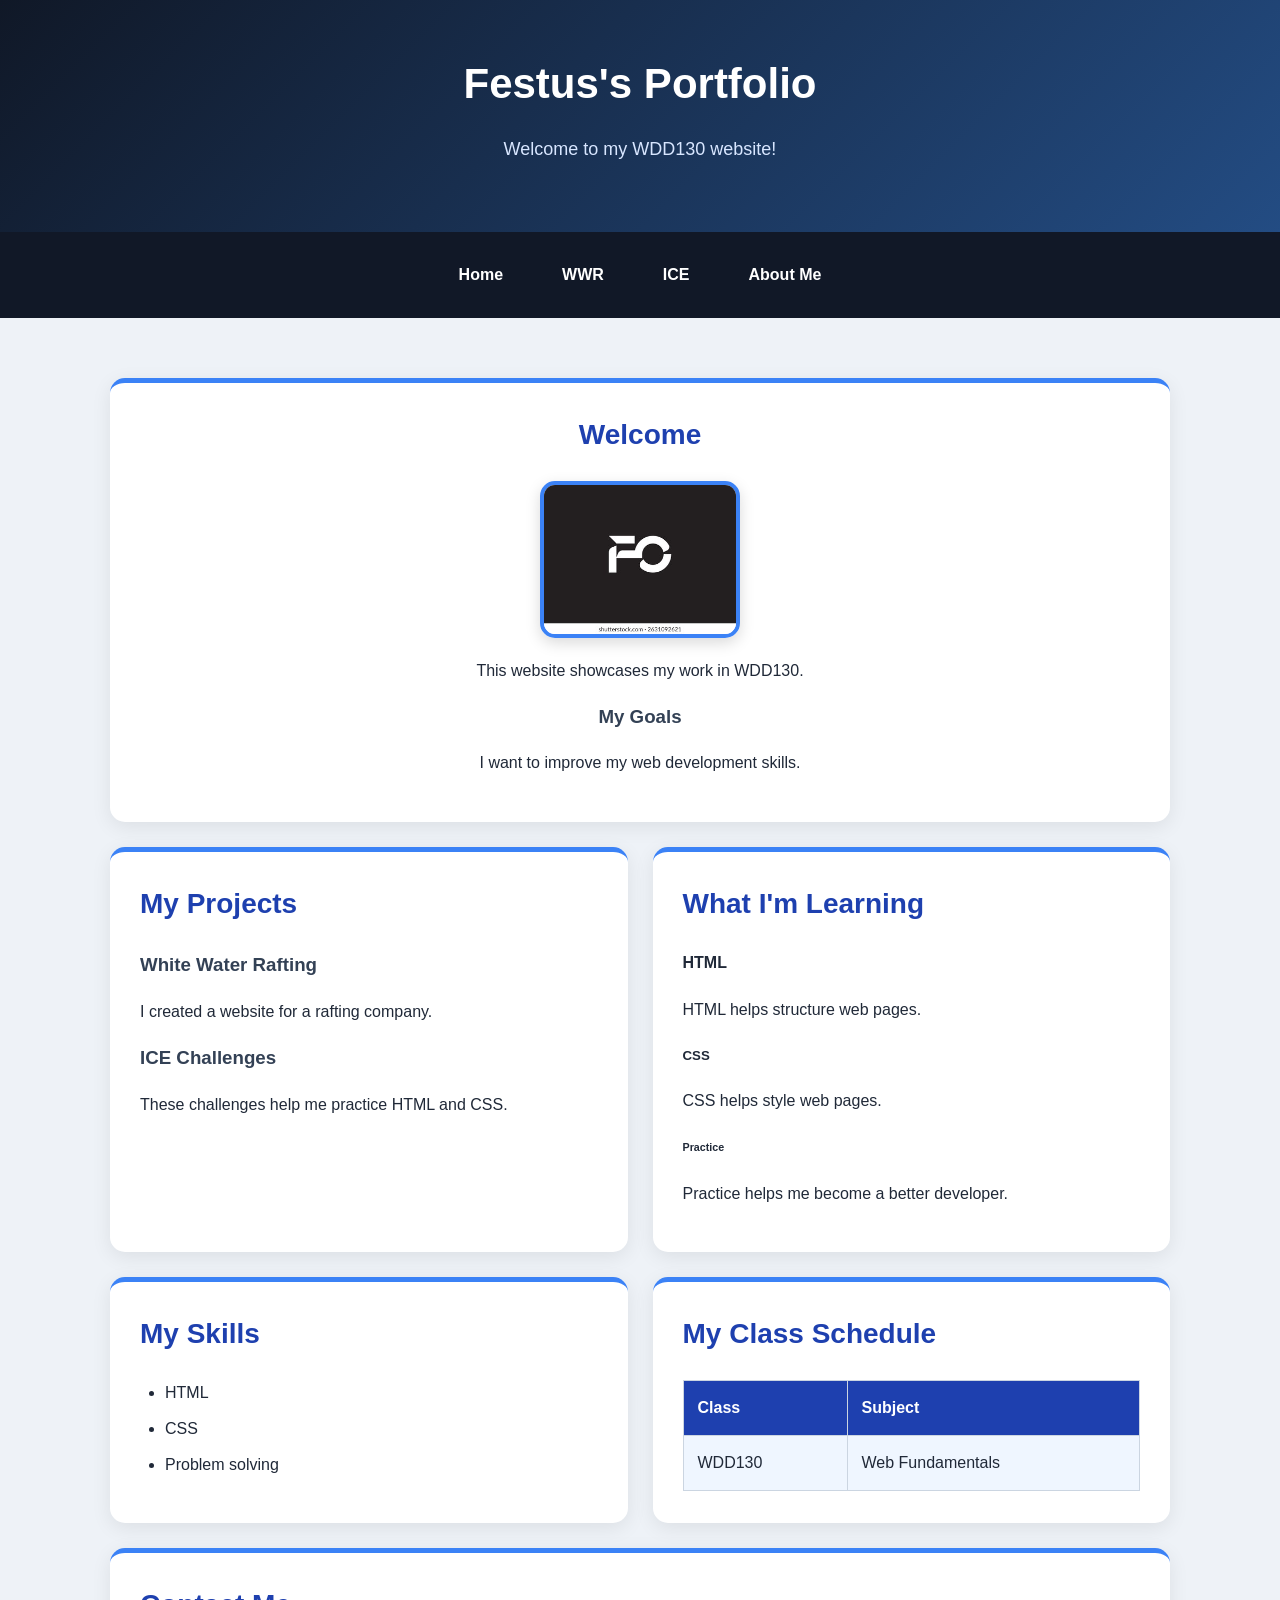
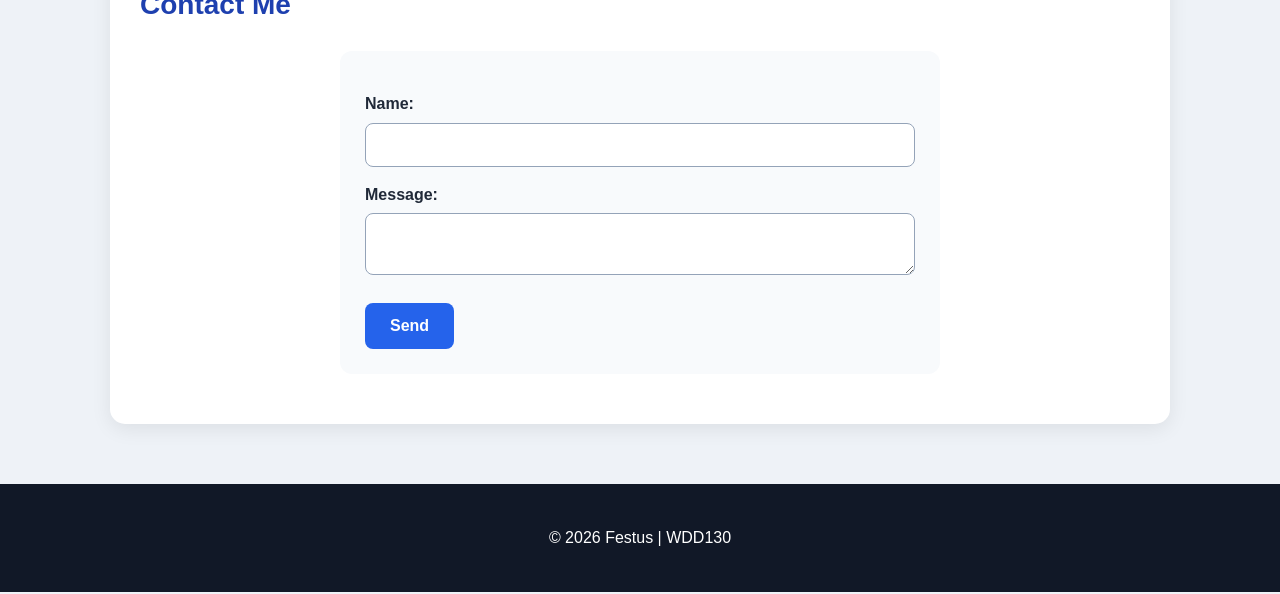
<file: index.html>
<!DOCTYPE html>
<html lang="en">
<head>
    <meta charset="UTF-8">
    <meta name="viewport" content="width=device-width, initial-scale=1.0">
    <title>Festus | My Portfolio</title>
    <link rel="stylesheet" href="styles/style.css">
</head>
<body>
    <header>
        <h1>Festus's Portfolio</h1>
        <p>Welcome to my WDD130 website!</p>
    </header>

    <nav>
        <a href="index.html">Home</a>
        <a href="wwr/index.html">WWR</a>
        <a href="ice.html">ICE</a>
        <a href="about.html">About Me</a>
    </nav>

    <main>
        <section>
            <h2>Welcome</h2>
           <img src="fo-logo.png.png" alt="FO Logo" width="200">
            <p>This website showcases my work in WDD130.</p>
            <h3>My Goals</h3>
            <p>I want to improve my web development skills.</p>
        </section>

        <section>
            <h2>My Projects</h2>
            <h3>White Water Rafting</h3>
            <p>I created a website for a rafting company.</p>
            <h3>ICE Challenges</h3>
            <p>These challenges help me practice HTML and CSS.</p>
        </section>

        <section>
            <h2>What I'm Learning</h2>
            <h4>HTML</h4>
            <p>HTML helps structure web pages.</p>
            <h5>CSS</h5>
            <p>CSS helps style web pages.</p>
            <h6>Practice</h6>
            <p>Practice helps me become a better developer.</p>
        </section>

        <section>
            <h2>My Skills</h2>
            <ul>
                <li>HTML</li>
                <li>CSS</li>
                <li>Problem solving</li>
            </ul>
        </section>

        <section>
            <h2>My Class Schedule</h2>
            <table>
                <tr>
                    <th>Class</th>
                    <th>Subject</th>
                </tr>
                <tr>
                    <td>WDD130</td>
                    <td>Web Fundamentals</td>
                </tr>
            </table>
        </section>

        <section>
            <h2>Contact Me</h2>
            <form>
                <label for="name">Name:</label>
                <input type="text" id="name" name="name">

                <label for="message">Message:</label>
                <textarea id="message" name="message"></textarea>

                <button type="submit">Send</button>
            </form>
        </section>
    </main>

    <footer>
        <p>&copy; 2026 Festus | WDD130</p>
    </footer>
</body>
</html>
</file>
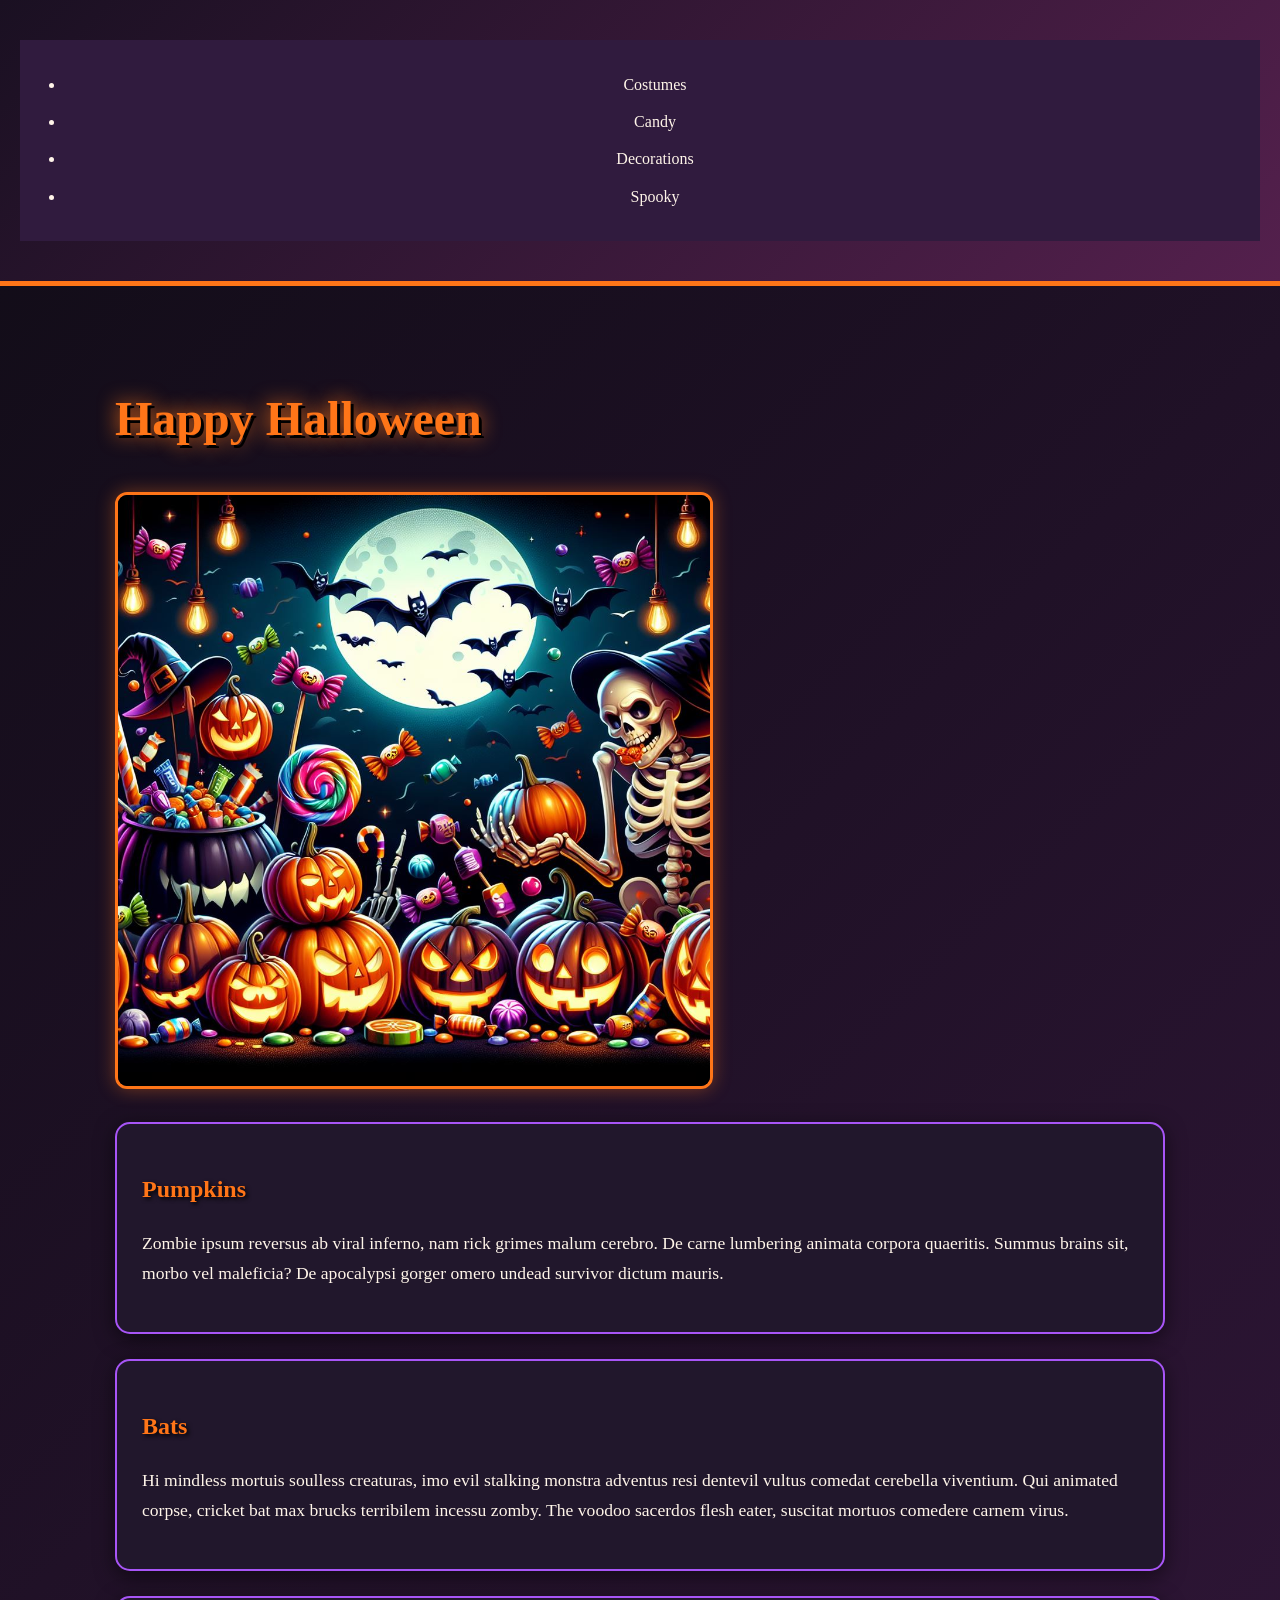
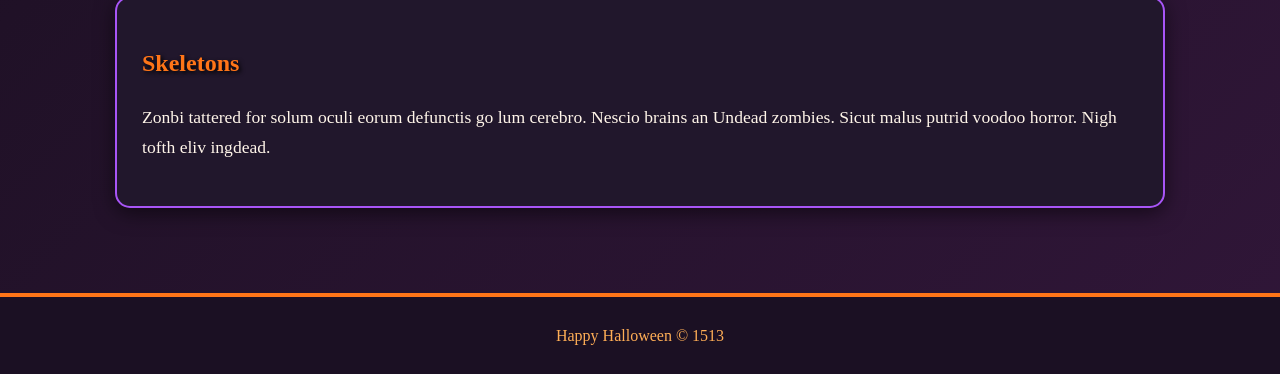
<file: ice/halloween/halloween/index.html>
<!-- For this activity you are not allowed to change
 the HTML code, only the CSS -->

<!DOCTYPE html>
<html lang="en">

<head>
    <meta charset="UTF-8">
    <meta name="viewport" content="width=device-width, initial-scale=1.0">
    <title>Document</title>
    <link rel="stylesheet" href="styles/styles.css">
</head>

<body>
    <div id="wrapper">
        <header>
            <nav>
                <ul>
                    <li>Costumes</li>
                    <li>Candy</li>
                    <li>Decorations</li>
                    <li>Spooky</li>
                </ul>
            </nav>
        </header>
        <main>
            <h1>Happy Halloween</h1>
            <img src="images/halloween.png">
            <section>
                <h2>Pumpkins</h2>
                <p>Zombie ipsum reversus ab viral inferno, nam rick grimes
                    malum cerebro. De carne lumbering animata corpora quaeritis.
                    Summus brains sit​​, morbo vel maleficia? De apocalypsi gorger
                    omero undead survivor dictum mauris. </p>
            </section>
            <section>
                <h2>Bats</h2>
                <p>Hi mindless mortuis soulless
                    creaturas, imo evil stalking monstra adventus resi dentevil vultus
                    comedat cerebella viventium. Qui animated corpse, cricket bat max
                    brucks terribilem incessu zomby. The voodoo sacerdos flesh eater,
                    suscitat mortuos comedere carnem virus.</p>
            </section>
            <section>
                <h2>Skeletons</h2>
                <p>Zonbi tattered for solum oculi
                    eorum defunctis go lum cerebro. Nescio brains an Undead zombies. Sicut
                    malus putrid voodoo horror. Nigh tofth eliv ingdead.</p>
            </section>
        </main>
        <footer>
            Happy Halloween &copy; 1513
        </footer>
    </div>
</body>

</html>
</file>
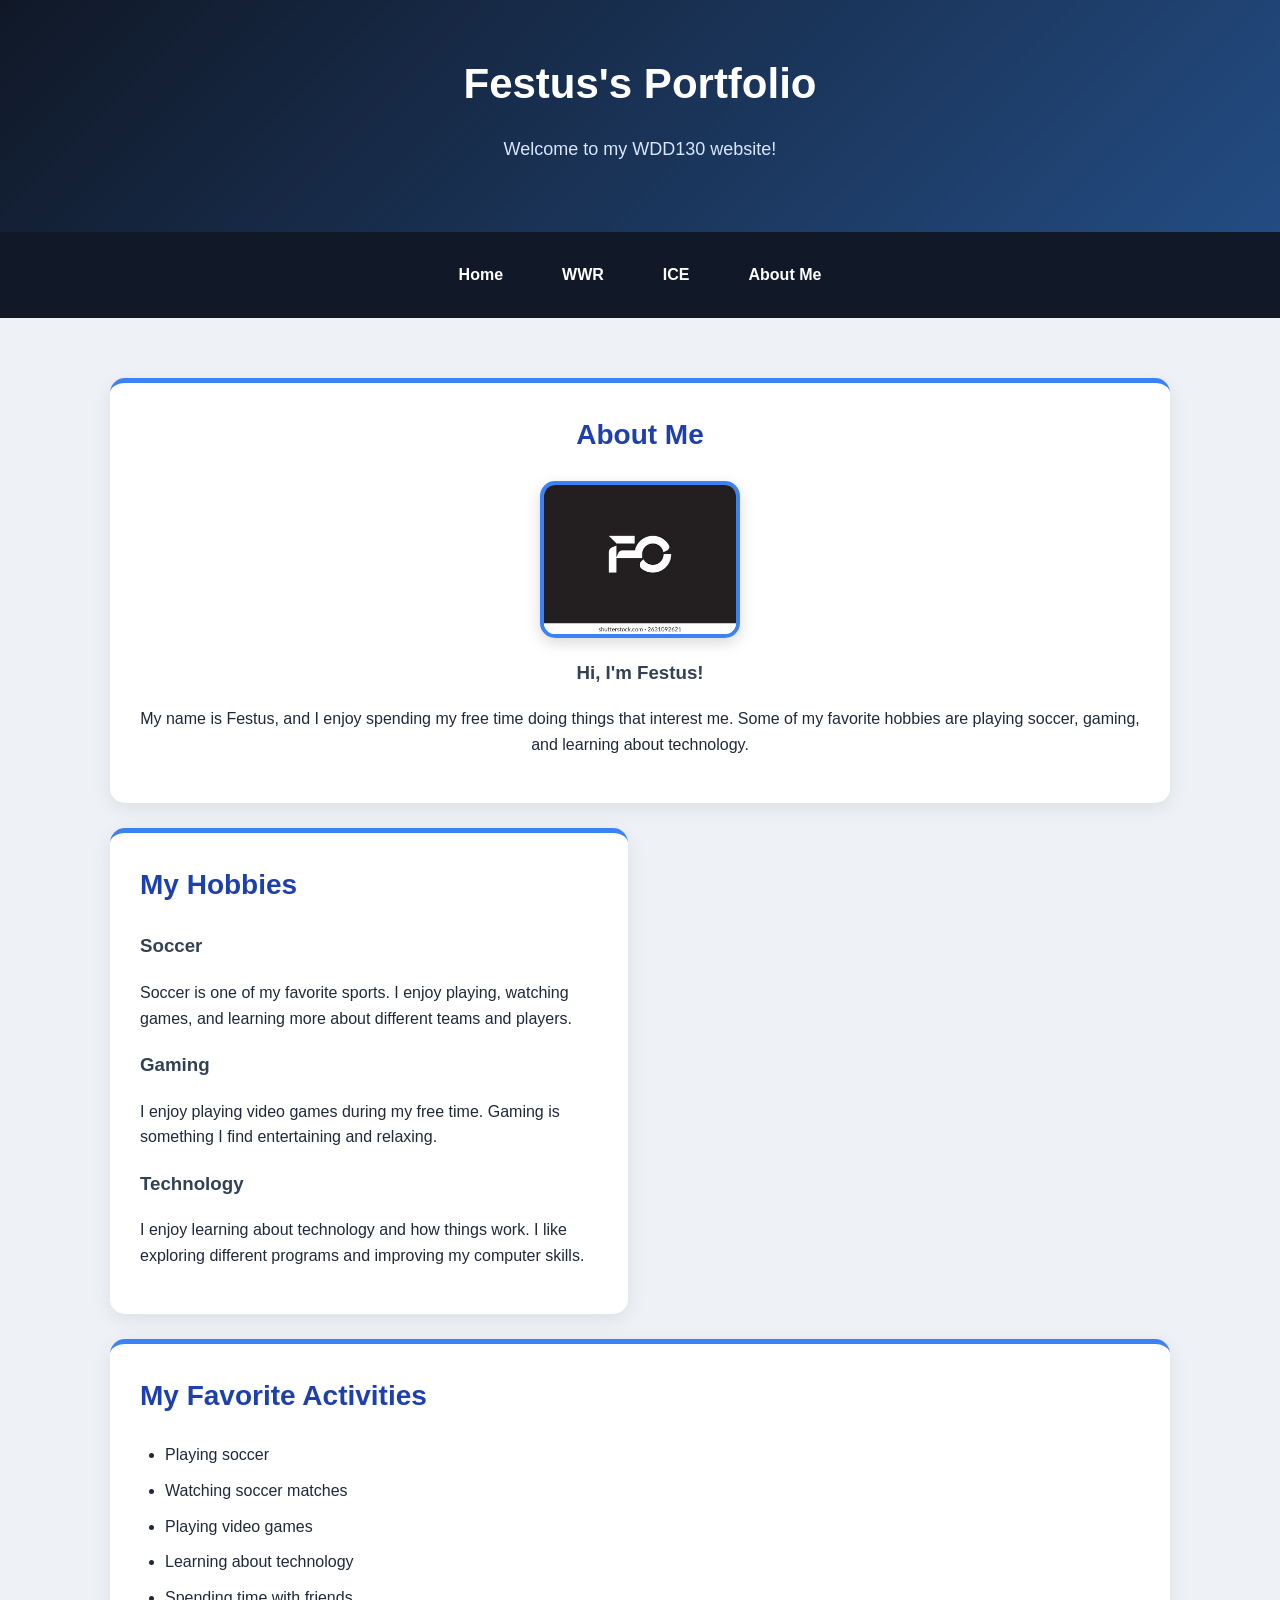
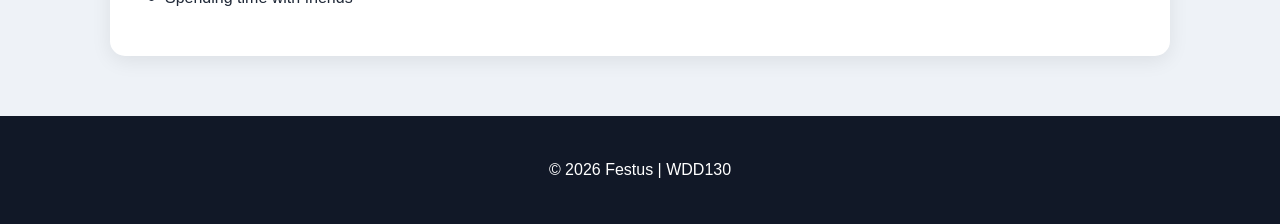
<file: about.html>
<!DOCTYPE html>
<html lang="en">
<head>
    <meta charset="UTF-8">
    <meta name="viewport" content="width=device-width, initial-scale=1.0">
    <title>Festus | About Me</title>
    <link rel="stylesheet" href="styles/style.css">
</head>
<body>
    <header>
        <h1>Festus's Portfolio</h1>
        <p>Welcome to my WDD130 website!</p>
    </header>

    <nav>
        <a href="index.html">Home</a>
        <a href="wwr/index.html">WWR</a>
        <a href="ice.html">ICE</a>
        <a href="about.html">About Me</a>
    </nav>

    <main>
        <section>
            <h2>About Me</h2>
            <img src="fo-logo.png.png"
                 alt="Festus's Logo"
                 width="200">

            <h3>Hi, I'm Festus!</h3>
            <p>
                My name is Festus, and I enjoy
                spending my free time doing
                things that interest me.
                Some of my favorite hobbies
                are playing soccer, gaming,
                and learning about technology.
            </p>
        </section>

        <section>
            <h2>My Hobbies</h2>

            <h3>Soccer</h3>
            <p>
                Soccer is one of my favorite
                sports. I enjoy playing,
                watching games, and learning
                more about different teams
                and players.
            </p>

            <h3>Gaming</h3>
            <p>
                I enjoy playing video games
                during my free time.
                Gaming is something I find
                entertaining and relaxing.
            </p>

            <h3>Technology</h3>
            <p>
                I enjoy learning about
                technology and how things
                work. I like exploring
                different programs and
                improving my computer skills.
            </p>
        </section>

        <section>
            <h2>My Favorite Activities</h2>
            <ul>
                <li>Playing soccer</li>
                <li>Watching soccer matches</li>
                <li>Playing video games</li>
                <li>Learning about technology</li>
                <li>Spending time with friends</li>
            </ul>
        </section>
    </main>

    <footer>
        <p>&copy; 2026 Festus | WDD130</p>
    </footer>
</body>
</html>
</file>
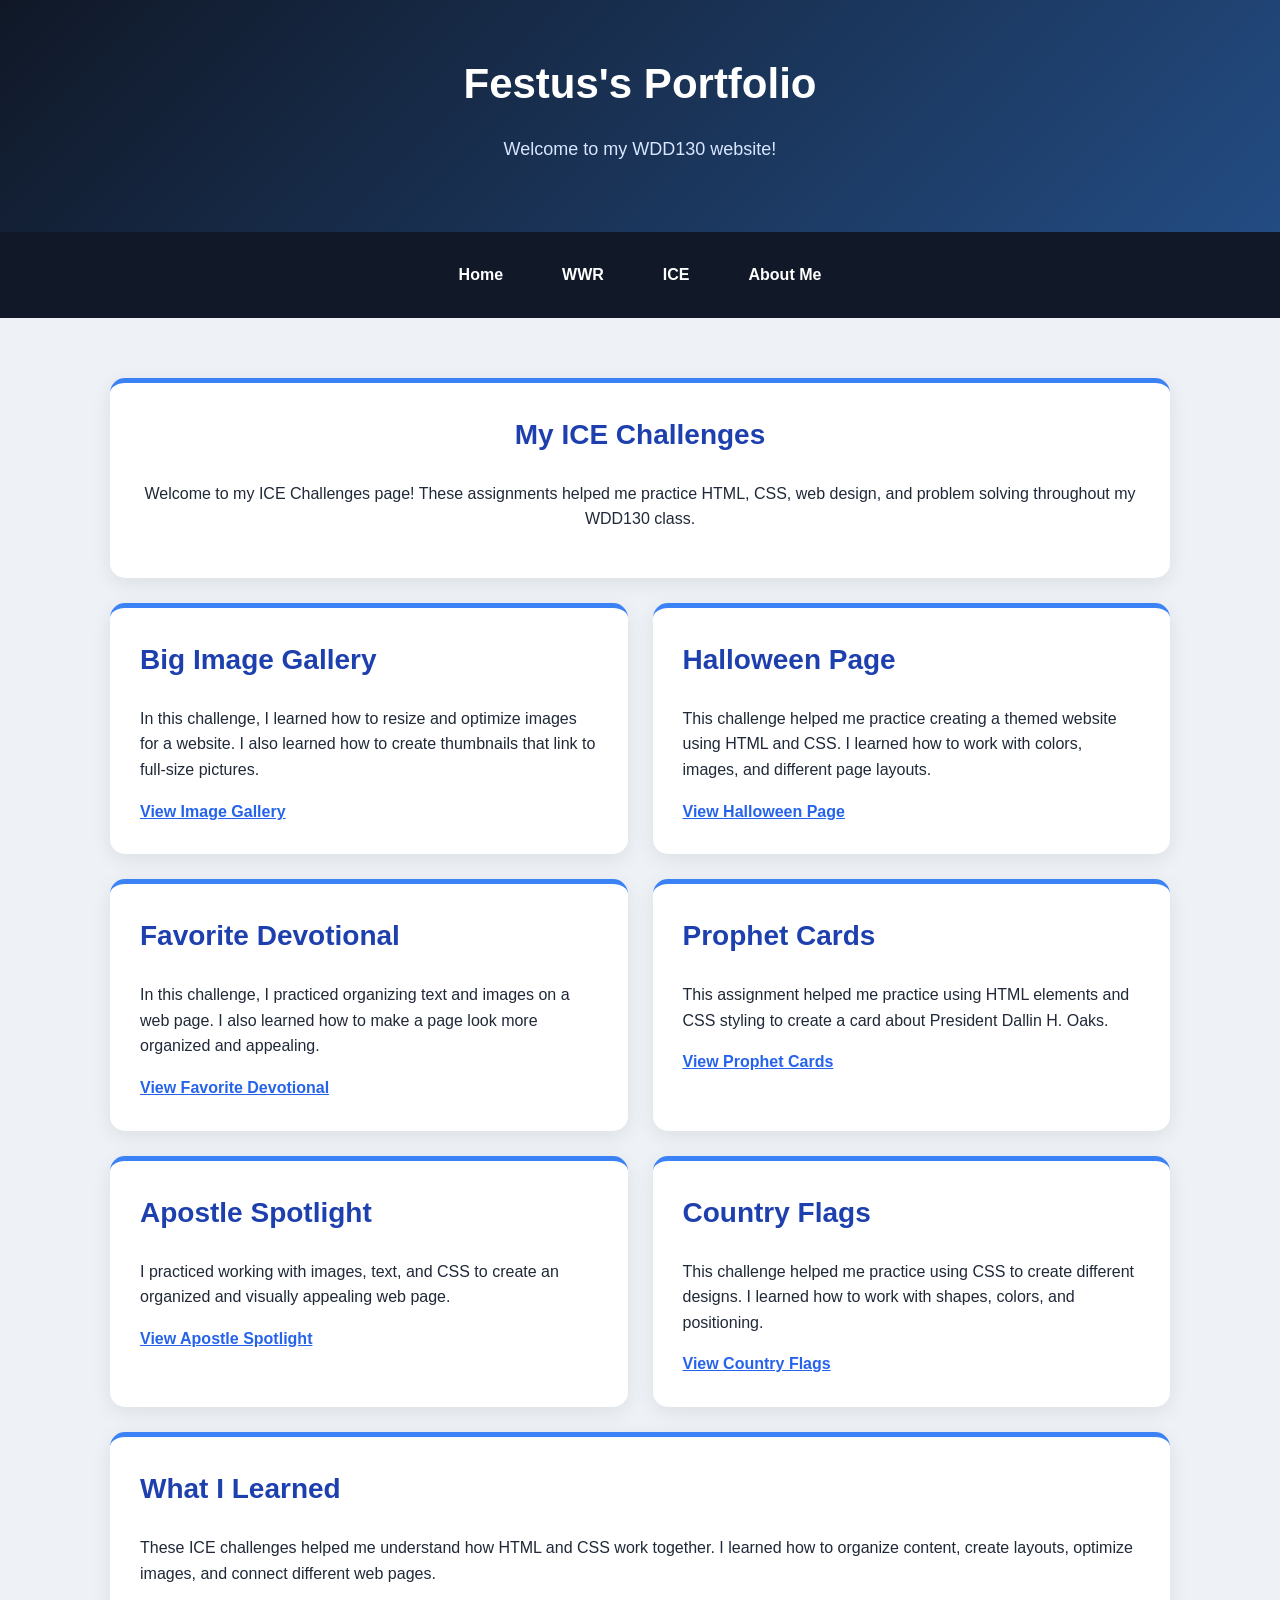
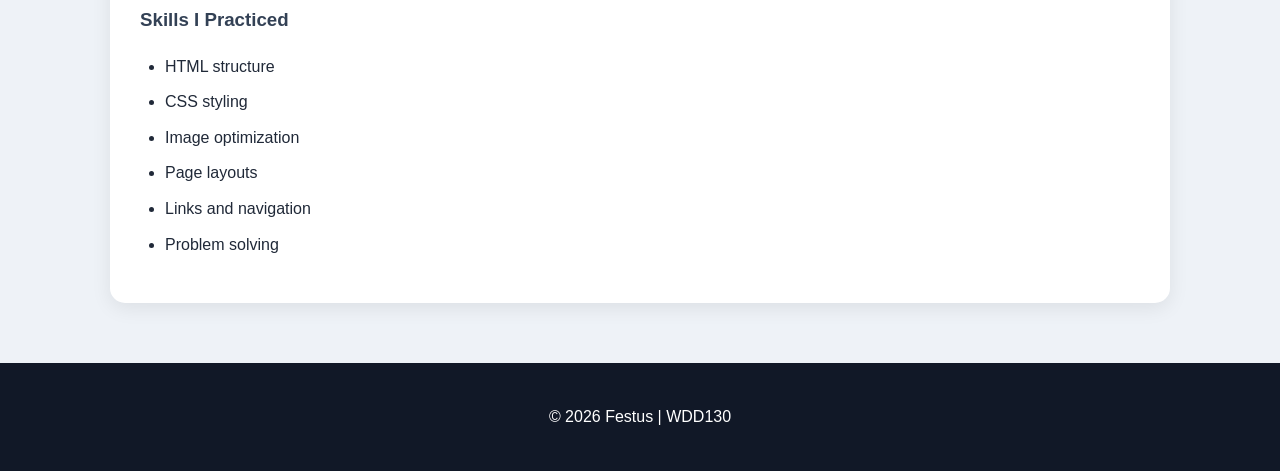
<file: ice.html>
<!DOCTYPE html>
<html lang="en">
<head>
    <meta charset="UTF-8">
    <meta name="viewport" content="width=device-width, initial-scale=1.0">
    <title>Festus | ICE Challenges</title>
    <link rel="stylesheet" href="styles/style.css">
</head>
<body>
    <header>
        <h1>Festus's Portfolio</h1>
        <p>Welcome to my WDD130 website!</p>
    </header>

    <nav>
        <a href="index.html">Home</a>
        <a href="wwr/index.html">WWR</a>
        <a href="ice.html">ICE</a>
        <a href="about.html">About Me</a>
    </nav>

    <main>
        <section>
            <h2>My ICE Challenges</h2>
            <p>
                Welcome to my ICE Challenges page!
                These assignments helped me practice
                HTML, CSS, web design, and problem solving
                throughout my WDD130 class.
            </p>
        </section>

        <section>
            <h2>Big Image Gallery</h2>
            <p>
                In this challenge, I learned how to resize
                and optimize images for a website.
                I also learned how to create thumbnails
                that link to full-size pictures.
            </p>
            <a href="ice/gallery/gallery.html"
               target="_blank" rel="noopener noreferrer">
                View Image Gallery
            </a>
        </section>

        <section>
            <h2>Halloween Page</h2>
            <p>
                This challenge helped me practice creating
                a themed website using HTML and CSS.
                I learned how to work with colors,
                images, and different page layouts.
            </p>
            <a href="ice/halloween/halloween/index.html"
               target="_blank" rel="noopener noreferrer">
                View Halloween Page
            </a>
        </section>

        <section>
            <h2>Favorite Devotional</h2>
            <p>
                In this challenge, I practiced organizing
                text and images on a web page.
                I also learned how to make a page
                look more organized and appealing.
            </p>
            <a href="ice/favorite_devo/favorite_devo/favdevo.html"
               target="_blank" rel="noopener noreferrer">
                View Favorite Devotional
            </a>
        </section>

        <section>
            <h2>Prophet Cards</h2>
            <p>
                This assignment helped me practice
                using HTML elements and CSS styling
                to create a card about President
                Dallin H. Oaks.
            </p>
            <a href="ice/prophet_cards/oaks.html"
               target="_blank" rel="noopener noreferrer">
                View Prophet Cards
            </a>
        </section>

        <section>
            <h2>Apostle Spotlight</h2>
            <p>
                I practiced working with images,
                text, and CSS to create an organized
                and visually appealing web page.
            </p>
            <a href="ice/apostle_spotlight/apostles.html"
               target="_blank" rel="noopener noreferrer">
                View Apostle Spotlight
            </a>
        </section>

        <section>
            <h2>Country Flags</h2>
            <p>
                This challenge helped me practice
                using CSS to create different designs.
                I learned how to work with shapes,
                colors, and positioning.
            </p>
            <a href="grid_flags/flags.html"
               target="_blank" rel="noopener noreferrer">
                View Country Flags
            </a>
        </section>

        <section>
            <h2>What I Learned</h2>
            <p>
                These ICE challenges helped me understand
                how HTML and CSS work together.
                I learned how to organize content,
                create layouts, optimize images,
                and connect different web pages.
            </p>

            <h3>Skills I Practiced</h3>
            <ul>
                <li>HTML structure</li>
                <li>CSS styling</li>
                <li>Image optimization</li>
                <li>Page layouts</li>
                <li>Links and navigation</li>
                <li>Problem solving</li>
            </ul>
        </section>
    </main>

    <footer>
        <p>&copy; 2026 Festus | WDD130</p>
    </footer>
</body>
</html>
</file>
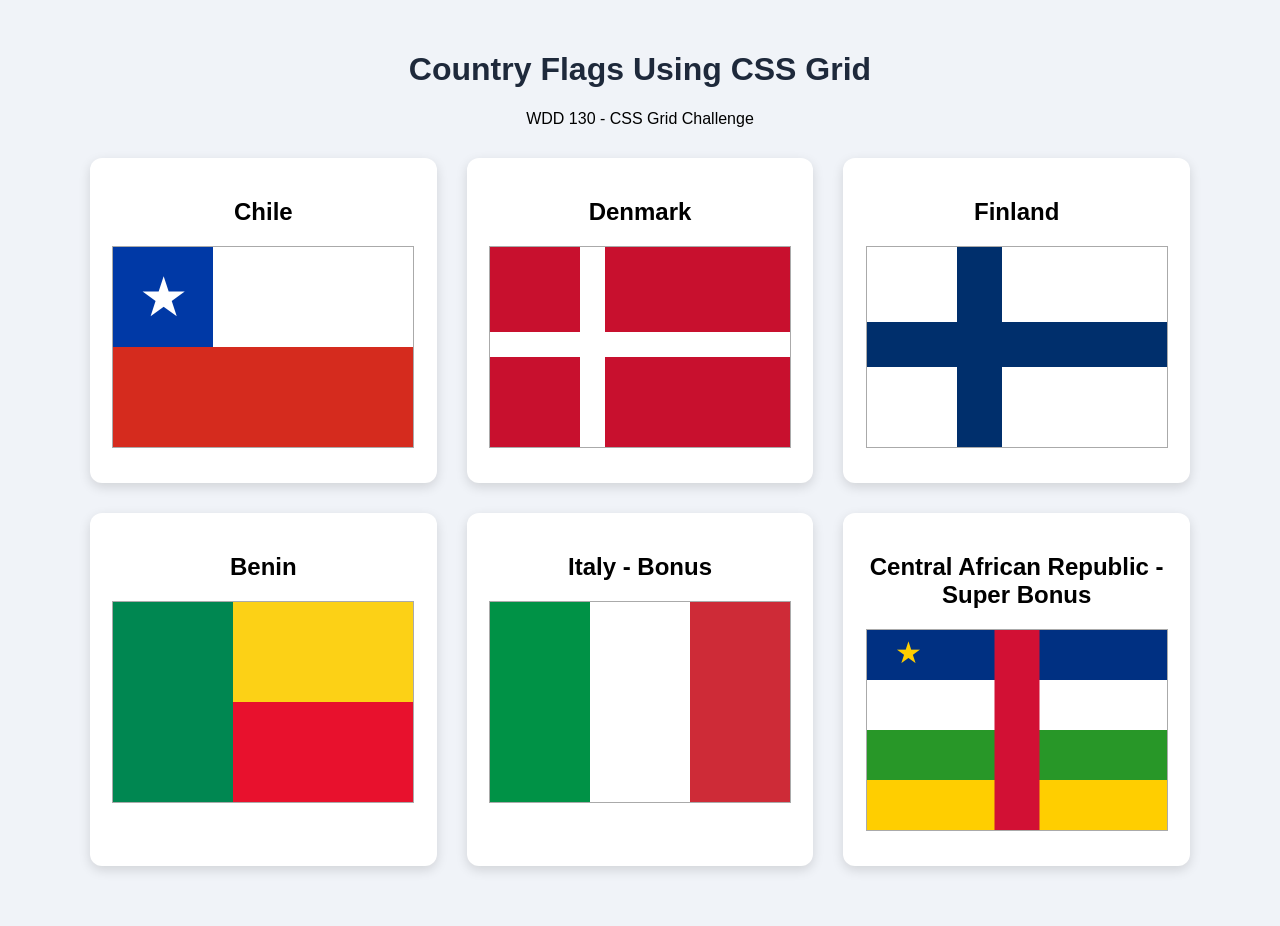
<file: grid_flags/flags.html>
<!DOCTYPE html>
<html lang="en">
<head>
  <meta charset="UTF-8">
  <meta name="viewport" content="width=device-width, initial-scale=1.0">
  <title>Country Flags Using CSS Grid</title>

  <style>
    body {
      font-family: Arial, sans-serif;
      background-color: #f0f3f8;
      margin: 0;
      padding: 30px;
      text-align: center;
    }

    h1 {
      color: #1e293b;
    }

    .flags {
      display: grid;
      grid-template-columns: repeat(auto-fit, minmax(320px, 1fr));
      gap: 30px;
      max-width: 1100px;
      margin: 30px auto;
    }

    .flag-card {
      background: white;
      padding: 20px;
      border-radius: 12px;
      box-shadow: 0 4px 12px #0002;
    }

    .flag {
      display: grid;
      width: 300px;
      height: 200px;
      margin: 15px auto;
      border: 1px solid #aaa;
      overflow: hidden;
    }

    /* Chile */
    .chile {
      grid-template-columns: 1fr 2fr;
      grid-template-rows: 1fr 1fr;
    }

    .chile-blue {
      background: #0039a6;
      color: white;
      display: grid;
      place-items: center;
      font-size: 55px;
    }

    .chile-white {
      background: white;
    }

    .chile-red {
      background: #d52b1e;
      grid-column: 1 / 3;
    }

    /* Denmark */
    .denmark {
      background: #c8102e;
      grid-template-columns: 90px 25px 1fr;
      grid-template-rows: 85px 25px 1fr;
    }

    .denmark-vertical {
      background: white;
      grid-column: 2;
      grid-row: 1 / 4;
    }

    .denmark-horizontal {
      background: white;
      grid-column: 1 / 4;
      grid-row: 2;
    }

    /* Finland */
    .finland {
      background: white;
      grid-template-columns: 90px 45px 1fr;
      grid-template-rows: 75px 45px 1fr;
    }

    .finland-vertical {
      background: #002f6c;
      grid-column: 2;
      grid-row: 1 / 4;
    }

    .finland-horizontal {
      background: #002f6c;
      grid-column: 1 / 4;
      grid-row: 2;
    }

    /* Benin */
    .benin {
      grid-template-columns: 2fr 3fr;
      grid-template-rows: 1fr 1fr;
    }

    .benin-green {
      background: #008751;
      grid-row: 1 / 3;
    }

    .benin-yellow {
      background: #fcd116;
    }

    .benin-red {
      background: #e8112d;
    }

    /* Italy - Bonus */
    .italy {
      grid-template-columns: repeat(3, 1fr);
    }

    .italy-green {
      background: #009246;
    }

    .italy-white {
      background: white;
    }

    .italy-red {
      background: #ce2b37;
    }

    /* Central African Republic - Super Bonus */
    .central-african-republic {
      position: relative;
      grid-template-rows: repeat(4, 1fr);
    }

    .car-blue {
      background: #003082;
    }

    .car-white {
      background: white;
    }

    .car-green {
      background: #289728;
    }

    .car-yellow {
      background: #ffce00;
    }

    .car-red-stripe {
      position: absolute;
      background: #d21034;
      width: 45px;
      height: 100%;
      left: 50%;
      transform: translateX(-50%);
    }

    .car-star {
      position: absolute;
      color: #ffce00;
      font-size: 30px;
      left: 28px;
      top: 5px;
    }
  </style>
</head>

<body>
  <h1>Country Flags Using CSS Grid</h1>
  <p>WDD 130 - CSS Grid Challenge</p>

  <div class="flags">

    <div class="flag-card">
      <h2>Chile</h2>
      <div class="flag chile">
        <div class="chile-blue">★</div>
        <div class="chile-white"></div>
        <div class="chile-red"></div>
      </div>
    </div>

    <div class="flag-card">
      <h2>Denmark</h2>
      <div class="flag denmark">
        <div class="denmark-vertical"></div>
        <div class="denmark-horizontal"></div>
      </div>
    </div>

    <div class="flag-card">
      <h2>Finland</h2>
      <div class="flag finland">
        <div class="finland-vertical"></div>
        <div class="finland-horizontal"></div>
      </div>
    </div>

    <div class="flag-card">
      <h2>Benin</h2>
      <div class="flag benin">
        <div class="benin-green"></div>
        <div class="benin-yellow"></div>
        <div class="benin-red"></div>
      </div>
    </div>

    <div class="flag-card">
      <h2>Italy - Bonus</h2>
      <div class="flag italy">
        <div class="italy-green"></div>
        <div class="italy-white"></div>
        <div class="italy-red"></div>
      </div>
    </div>

    <div class="flag-card">
      <h2>Central African Republic - Super Bonus</h2>
      <div class="flag central-african-republic">
        <div class="car-blue"></div>
        <div class="car-white"></div>
        <div class="car-green"></div>
        <div class="car-yellow"></div>
        <div class="car-red-stripe"></div>
        <div class="car-star">★</div>
      </div>
    </div>

  </div>
</body>
</html>
</file>
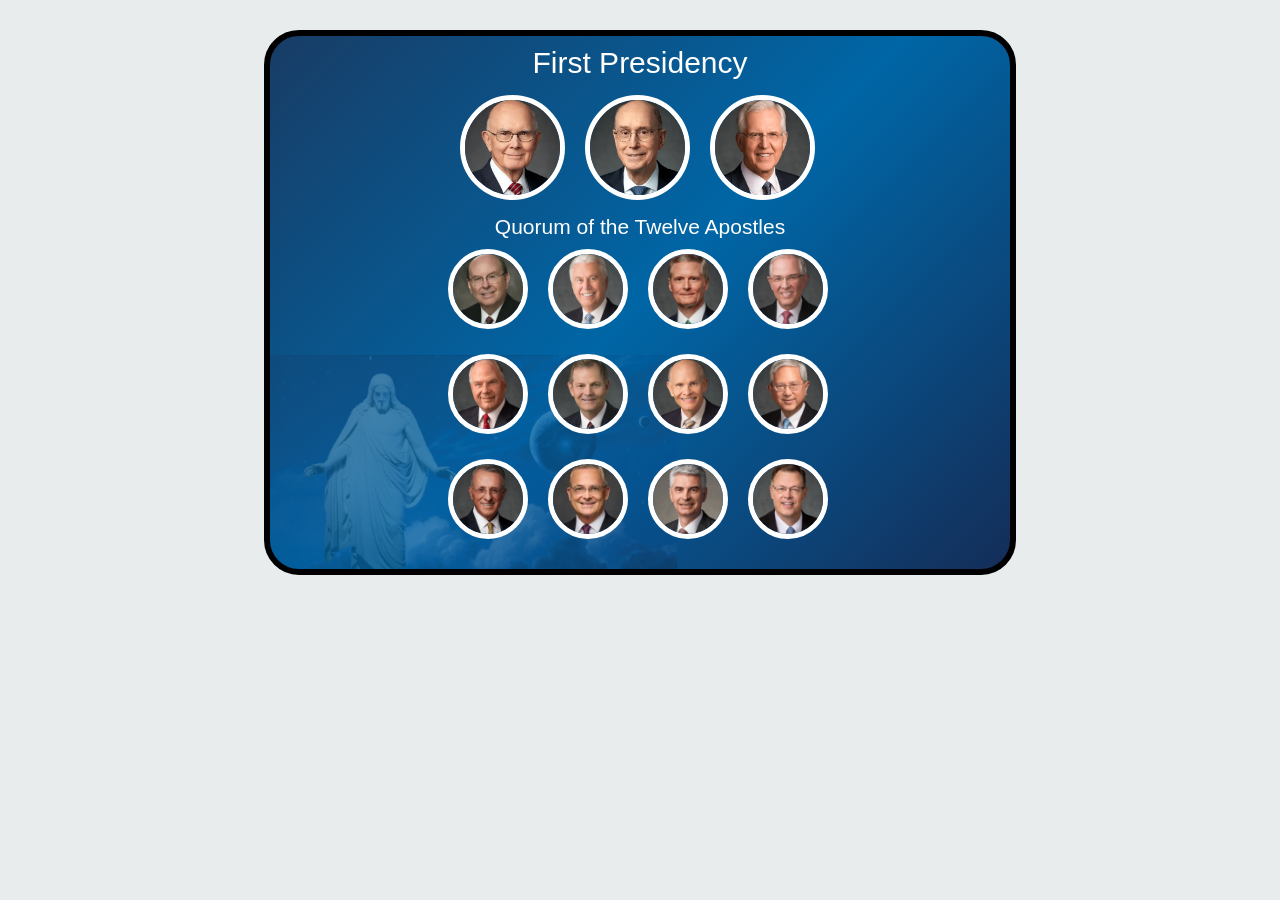
<file: ice/apostle_spotlight/apostles.html>
<!DOCTYPE html>
<html lang="en">
<head>
    <meta charset="UTF-8">
    <meta name="viewport" content="width=device-width, initial-scale=1.0">
    <title>Apostles Spotlight</title>

    <style>
        body {
            background-color: #E8ECED;
            font-family: Arial, sans-serif;
            text-align: center;
            margin: 0;
            padding: 30px;
        }

        .spotlight {
            max-width: 700px;
            margin: 0 auto;
            padding: 10px 20px 30px;
            background: linear-gradient(135deg, #183c65, #0066a6, #142d58);
            border: 6px solid black;
            border-radius: 35px;
            color: white;
            position: relative;
            overflow: hidden;
        }

        .spotlight::before {
            content: "";
            position: absolute;
            inset: 0;
            background-image: url("images/christus.webp");
            background-repeat: no-repeat;
            background-position: left bottom;
            background-size: 55% auto;
            opacity: 0.25;
            pointer-events: none;
        }

        h1, h2, .apostles {
            position: relative;
        }

        h1 {
            font-size: 30px;
            font-weight: normal;
            margin: 0 0 15px;
        }

        h2 {
            font-size: 21px;
            font-weight: normal;
            margin: 15px 0 10px;
        }

        .apostles {
            display: grid;
            grid-template-columns: repeat(4, 85px);
            justify-content: center;
            gap: 25px 15px;
        }

        .presidency {
            grid-template-columns: repeat(3, 110px);
        }

        .apostles img {
            width: 80px;
            height: 80px;
            object-fit: cover;
            border: 5px solid white;
            border-radius: 50%;
            box-sizing: border-box;
            transition: border-color 0.3s, transform 0.3s;
        }

        .presidency img {
            width: 105px;
            height: 105px;
        }

        .apostles img:hover {
            border-color: gold;
            transform: scale(1.1);
        }

        @media (max-width: 480px) {
            .apostles {
                grid-template-columns: repeat(3, 85px);
            }

            .presidency {
                grid-template-columns: repeat(3, 85px);
            }

            .presidency img {
                width: 80px;
                height: 80px;
            }
        }
    </style>
</head>

<body>
    <main class="spotlight">
        <h1>First Presidency</h1>

        <div class="apostles presidency">
            <img src="images/oaks.webp" alt="Dallin H. Oaks">
            <img src="images/eyring.webp" alt="Henry B. Eyring">
            <img src="images/christofferson.webp" alt="D. Todd Christofferson">
        </div>

        <h2>Quorum of the Twelve Apostles</h2>

        <div class="apostles">
            <img src="images/cook.webp" alt="Quentin L. Cook">
            <img src="images/uchtdorf.webp" alt="Dieter F. Uchtdorf">
            <img src="images/bednar.webp" alt="David A. Bednar">
            <img src="images/anderson.webp" alt="Neil L. Andersen">

            <img src="images/rasband.webp" alt="Ronald A. Rasband">
            <img src="images/stevenson.webp" alt="Gary E. Stevenson">
            <img src="images/renlund.webp" alt="Dale G. Renlund">
            <img src="images/gong.webp" alt="Gerrit W. Gong">

            <img src="images/soares.webp" alt="Ulisses Soares">
            <img src="images/kearon.webp" alt="Patrick Kearon">
            <img src="images/causse.webp" alt="Gerald Causse">
            <img src="images/gilbert.webp" alt="Clark G. Gilbert">
        </div>
    </main>
</body>
</html>
</file>
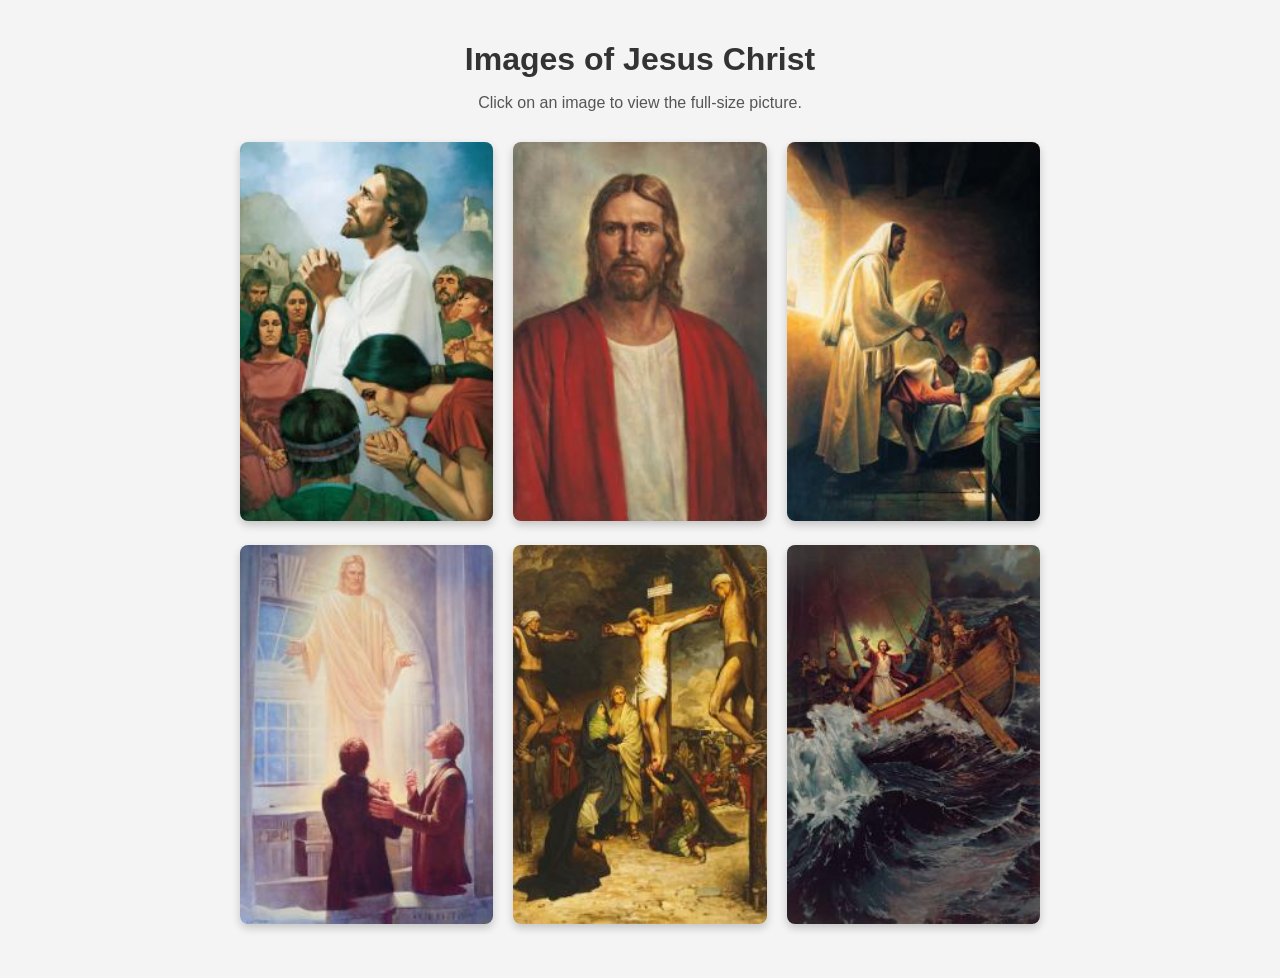
<file: ice/gallery/gallery.html>
<!DOCTYPE html>
<html lang="en">
<head>
    <meta charset="UTF-8">
    <meta name="viewport" content="width=device-width, initial-scale=1.0">
    <title>Image Gallery</title>
    <style>
        * {
            box-sizing: border-box;
        }

        body {
            margin: 0;
            padding: 20px;
            font-family: Arial, sans-serif;
            background-color: #f4f4f4;
            text-align: center;
        }

        h1 {
            color: #333;
            margin-bottom: 10px;
        }

        p {
            color: #555;
        }

        #gallery {
            display: grid;
            grid-template-columns: repeat(3, 1fr);
            gap: 20px;
            max-width: 800px;
            margin: 30px auto;
        }

        #gallery a {
            display: block;
        }

        #gallery img {
            width: 100%;
            height: auto;
            border-radius: 8px;
            box-shadow: 0 4px 8px rgba(0, 0, 0, 0.2);
            transition: transform 0.3s ease;
        }

        #gallery img:hover {
            transform: scale(1.05);
        }

        @media (max-width: 600px) {
            #gallery {
                grid-template-columns: repeat(2, 1fr);
            }
        }
    </style>
</head>
<body>

    <h1>Images of Jesus Christ</h1>
    <p>Click on an image to view the full-size picture.</p>

    <div id="gallery">
        <a href="images/big/img1.jpg">
            <img src="images/small/img1.jpg" alt="Jesus Christ artwork 1">
        </a>

        <a href="images/big/img2.jpg">
            <img src="images/small/img2.jpg" alt="Jesus Christ artwork 2">
        </a>

        <a href="images/big/img3.jpg">
            <img src="images/small/img3.jpg" alt="Jesus Christ artwork 3">
        </a>

        <a href="images/big/img4.jpg">
            <img src="images/small/img4.jpg" alt="Jesus Christ artwork 4">
        </a>

        <a href="images/big/img5.jpg">
            <img src="images/small/img5.jpg" alt="Jesus Christ artwork 5">
        </a>

        <a href="images/big/img6.jpg">
            <img src="images/small/img6.jpg" alt="Jesus Christ artwork 6">
        </a>
    </div>

</body>
</html>
</file>
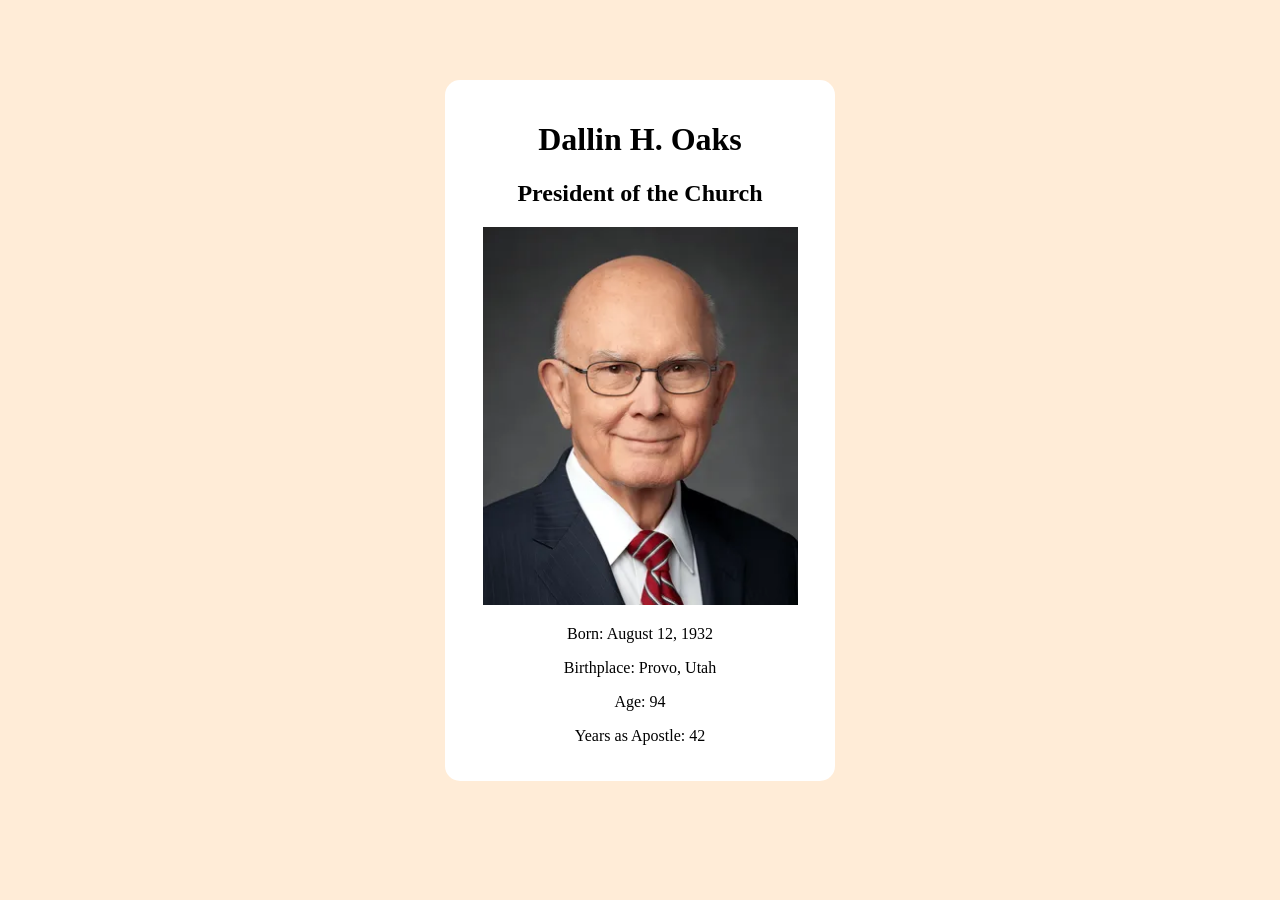
<file: ice/prophet_cards/oaks.html>
<!DOCTYPE html>
<html lang="en">
<head>
    <meta charset="UTF-8">
    <meta name="viewport" content="width=device-width, initial-scale=1.0">
    <title>Dallin H. Oaks</title>
    <style>
        /* Insert styles here, this is called an internal stylesheet  */
        body {
    background-color: #FFECD7;
        }
    .card {
    background-color: white;
    width: 350px;
    margin: 80px auto;
    text-align: center;
}
.card img {
    width: 90%;
}
.card {
    border-radius: 15px;
    padding: 20px;
}
    </style>
</head>
<body>
<div class="card">
<h1>Dallin H. Oaks</h1>
<h2>President of the Church</h2>
<img src="images/oaks.webp" alt="Dallin H. Oaks">
<p>Born: August 12, 1932</p>
<p>Birthplace: Provo, Utah</p>
<p>Age: 94</p>
<p>Years as Apostle: 42</p>
</div>
</body>
</html>
</file>
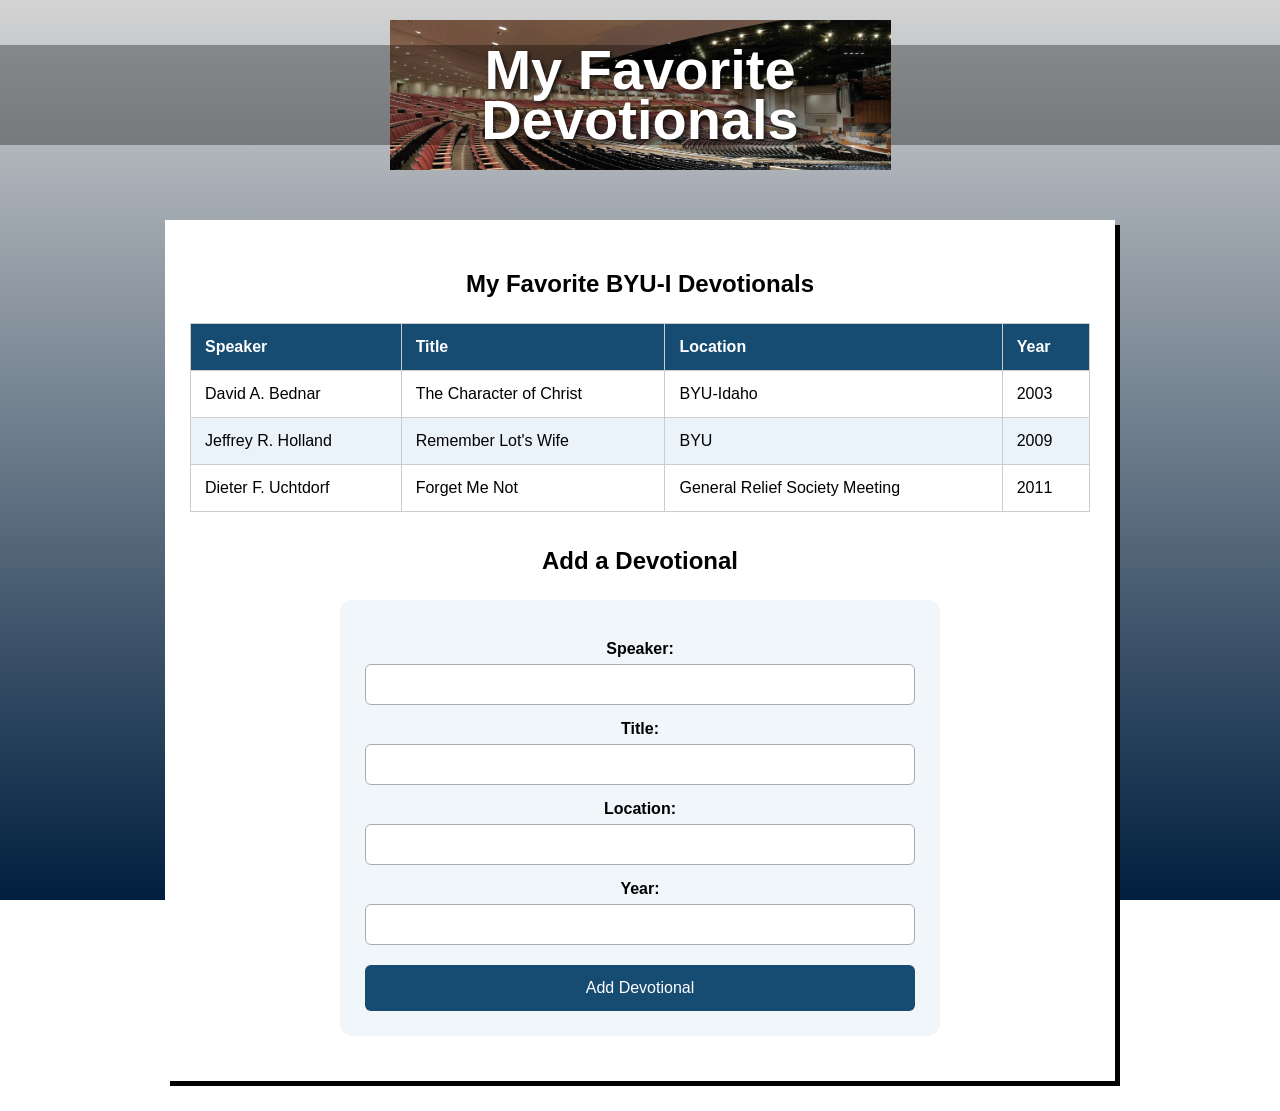
<file: ice/favorite_devo/favorite_devo/favdevo.html>
<!DOCTYPE html>
<html lang="en">
<head>
  <meta charset="UTF-8">
  <meta name="viewport" content="width=device-width, initial-scale=1.0">
  <title>My Favorite Devotionals</title>
  <link rel="stylesheet" href="styles/styles.css">
</head>
<body>
  <div class="container">
    <header class="header">
      <div class="header-image">
        <h1>My Favorite<br>Devotionals</h1>
      </div>
    </header>

    <main>
      <div class="content-box">
        <h2>My Favorite BYU-I Devotionals</h2>

        <table>
          <thead>
            <tr>
              <th>Speaker</th>
              <th>Title</th>
              <th>Location</th>
              <th>Year</th>
            </tr>
          </thead>
          <tbody>
            <tr>
              <td>David A. Bednar</td>
              <td>The Character of Christ</td>
              <td>BYU-Idaho</td>
              <td>2003</td>
            </tr>
            <tr>
              <td>Jeffrey R. Holland</td>
              <td>Remember Lot's Wife</td>
              <td>BYU</td>
              <td>2009</td>
            </tr>
            <tr>
              <td>Dieter F. Uchtdorf</td>
              <td>Forget Me Not</td>
              <td>General Relief Society Meeting</td>
              <td>2011</td>
            </tr>
          </tbody>
        </table>

        <h2>Add a Devotional</h2>

        <form>
          <label for="speaker">Speaker:</label>
          <input type="text" id="speaker" name="speaker" required>

          <label for="title">Title:</label>
          <input type="text" id="title" name="title" required>

          <label for="location">Location:</label>
          <input type="text" id="location" name="location" required>

          <label for="year">Year:</label>
          <input type="number" id="year" name="year" required>

          <button type="submit">Add Devotional</button>
        </form>
      </div>
    </main>
  </div>
</body>
</html>
</file>
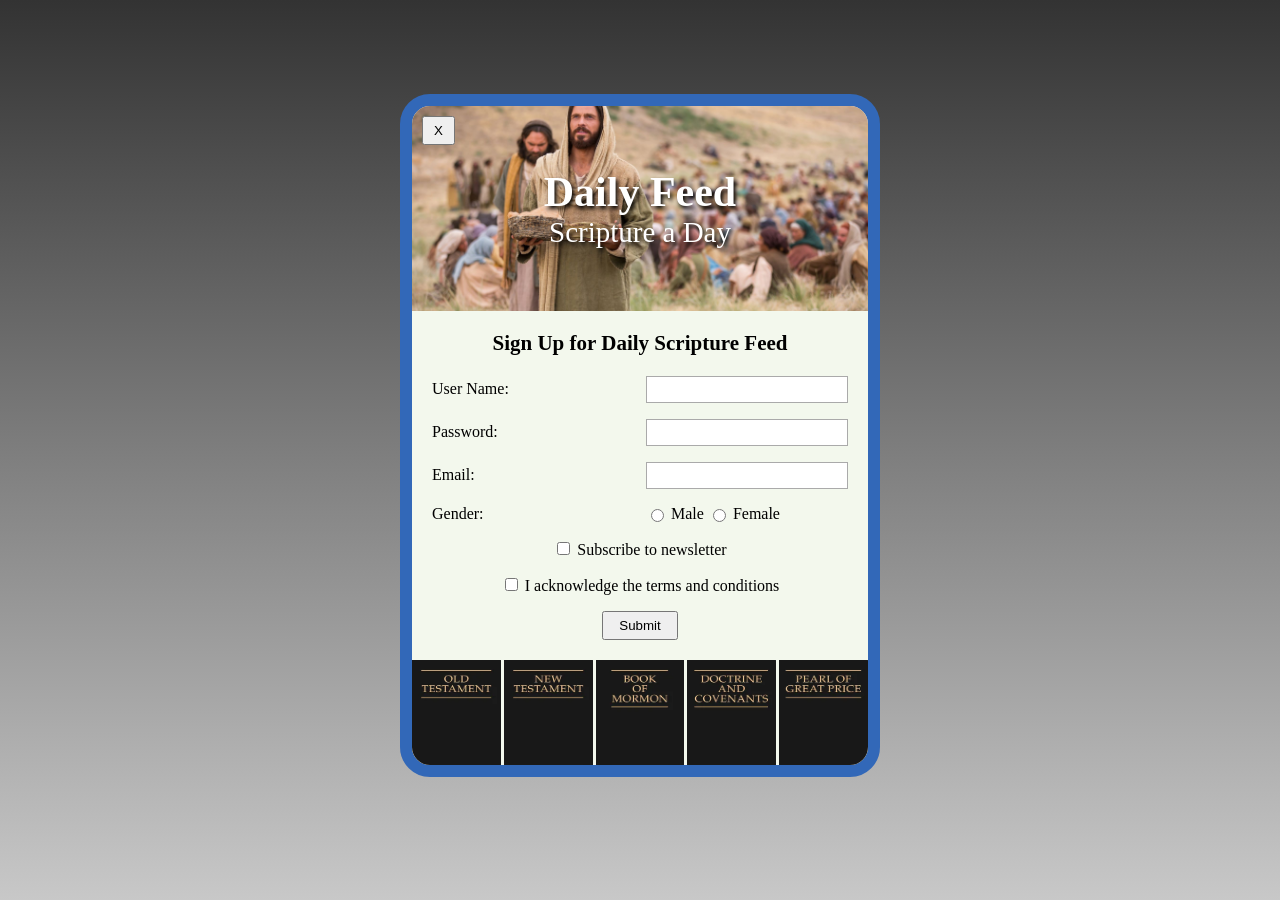
<file: ice/signup/signup/signup.html>
<!DOCTYPE html>
<html lang="en">
<head>
    <meta charset="UTF-8">
    <meta name="viewport" content="width=device-width, initial-scale=1.0">
    <title>Daily Feed Sign Up</title>

    <style>
        * {
            box-sizing: border-box;
        }

        body {
            margin: 0;
            min-height: 100vh;
            background: linear-gradient(#333333, #c8c8c8);
            font-family: Georgia, serif;
            display: flex;
            justify-content: center;
            align-items: center;
            padding: 20px;
        }

        #formContainer {
            width: 480px;
            max-width: 100%;
            background: #f3f8ed;
            border: 12px solid #3268b8;
            border-radius: 30px;
            overflow: hidden;
        }

        .hero {
            height: 205px;
            background-image: url("images/jesus_feeds_5000.jpeg");
            background-size: cover;
            background-position: center;
            position: relative;
            display: flex;
            flex-direction: column;
            justify-content: center;
            align-items: center;
            color: white;
            text-align: center;
            text-shadow: 2px 3px 4px black;
        }

        .hero h1 {
            font-size: 42px;
            margin: 0;
        }

        .hero p {
            font-size: 29px;
            margin: 0;
        }

        #closeBtn {
            position: absolute;
            top: 10px;
            left: 10px;
            padding: 5px 10px;
            cursor: pointer;
        }

        h3 {
            text-align: center;
            font-size: 21px;
            margin: 20px 10px;
        }

        form {
            padding: 0 20px 20px;
            display: grid;
            grid-template-columns: 1fr 1fr;
            gap: 16px 12px;
            align-items: center;
        }

        form > label {
            font-size: 16px;
        }

        form > input {
            width: 100%;
            height: 27px;
            border: 1px solid #aaa;
        }

        .gender {
            display: flex;
            align-items: center;
            gap: 4px;
            white-space: nowrap;
        }

        .checkrow {
            grid-column: 1 / 3;
            text-align: center;
        }

        .submitrow {
            grid-column: 1 / 3;
            text-align: center;
        }

        button[type="submit"] {
            padding: 5px 15px;
            cursor: pointer;
        }

        .scriptures {
            display: grid;
            grid-template-columns: repeat(5, 1fr);
            height: 105px;
            gap: 3px;
            background: #f3f8ed;
        }

        .scriptures img {
            width: 100%;
            height: 105px;
            object-fit: fill;
        }

        #output {
            color: white;
            padding: 15px;
        }

        @media (max-width: 450px) {
            form {
                grid-template-columns: 1fr;
            }

            .checkrow, .submitrow {
                grid-column: 1;
            }
        }
    </style>
</head>

<body>
    <div>
        <div id="formContainer">
            <div class="hero">
                <button type="button" id="closeBtn">X</button>
                <h1>Daily Feed</h1>
                <p>Scripture a Day</p>
            </div>

            <h3>Sign Up for Daily Scripture Feed</h3>

            <form id="myForm">
                <label for="username">User Name:</label>
                <input type="text" id="username" name="username" required>

                <label for="password">Password:</label>
                <input type="password" id="password" name="password" required>

                <label for="email">Email:</label>
                <input type="email" id="email" name="email" required>

                <label>Gender:</label>
                <div class="gender">
                    <input type="radio" id="male" name="gender" value="male" required>
                    <label for="male">Male</label>
                    <input type="radio" id="female" name="gender" value="female">
                    <label for="female">Female</label>
                </div>

                <section class="checkrow">
                    <input type="checkbox" id="newsletter" name="newsletter">
                    <label for="newsletter">Subscribe to newsletter</label>
                </section>

                <section class="checkrow">
                    <input type="checkbox" id="conditions" name="conditions" required>
                    <label for="conditions">I acknowledge the terms and conditions</label>
                </section>

                <section class="submitrow">
                    <button type="submit">Submit</button>
                </section>
            </form>

            <div class="scriptures">
                <img src="images/old_testament.webp" alt="Old Testament">
                <img src="images/new_testament.webp" alt="New Testament">
                <img src="images/book_of_mormon.webp" alt="Book of Mormon">
                <img src="images/doctrine_and_covenants.webp" alt="Doctrine and Covenants">
                <img src="images/pearl_of_great_price.webp" alt="Pearl of Great Price">
            </div>
        </div>

        <div id="output"></div>
    </div>

    <script>
        document.getElementById("closeBtn").addEventListener("click", function () {
            document.getElementById("formContainer").style.display = "none";
        });

        const form = document.getElementById("myForm");
        const output = document.getElementById("output");

        form.addEventListener("submit", function (event) {
            event.preventDefault();

            const formData = new FormData(form);
            const entries = [];

            for (const [key, value] of formData.entries()) {
                const item = document.createElement("li");
                const strong = document.createElement("strong");
                strong.textContent = key + ": ";
                item.appendChild(strong);
                item.appendChild(document.createTextNode(
                    key === "password" ? "[hidden for security]" : value
                ));
                entries.push(item);
            }

            output.replaceChildren();
            const heading = document.createElement("h3");
            heading.textContent = "Here is the data that would be sent to the server:";
            const list = document.createElement("ul");
            entries.forEach(item => list.appendChild(item));
            output.append(heading, list);
        });
    </script>
</body>
</html>
</file>
<file: styles/style.css>
/* FESTUS PORTFOLIO - WDD130 */

/* General page styling */
* {
  box-sizing: border-box;
}

body {
  margin: 0;
  font-family: Arial, Helvetica, sans-serif;
  background-color: #eef2f7;
  color: #202938;
  line-height: 1.6;
}

/* Header */
header {
  background: linear-gradient(135deg, #101827, #234c83);
  color: white;
  text-align: center;
  padding: 50px 20px;
}

header h1 {
  font-size: 42px;
  margin: 0;
}

header p {
  font-size: 18px;
  color: #d8e6ff;
}

/* Navigation */
nav {
  background-color: #111827;
  display: flex;
  justify-content: center;
  flex-wrap: wrap;
  gap: 15px;
  padding: 18px;
}

nav a {
  color: white;
  text-decoration: none;
  padding: 12px 22px;
  border-radius: 8px;
  font-weight: bold;
  transition: 0.3s;
}

nav a:hover {
  background-color: #3b82f6;
  color: white;
}

/* Main layout using CSS Grid */
main {
  max-width: 1100px;
  margin: 40px auto;
  padding: 20px;
  display: grid;
  grid-template-columns: repeat(2, 1fr);
  gap: 25px;
}

/* Content sections */
main section {
  background-color: white;
  padding: 30px;
  border-radius: 15px;
  box-shadow: 0 5px 20px rgba(0, 0, 0, 0.08);
  border-top: 5px solid #3b82f6;
}

main section:first-child {
  grid-column: 1 / -1;
  text-align: center;
}

main section:last-child {
  grid-column: 1 / -1;
}

h2 {
  color: #1e40af;
  margin-top: 0;
  font-size: 28px;
}

h3 {
  color: #334155;
}

p {
  font-size: 16px;
}

/* FO Logo */
main img {
  display: block;
  max-width: 200px;
  height: auto;
  margin: 20px auto;
  border-radius: 15px;
  border: 4px solid #3b82f6;
  box-shadow: 0 5px 15px rgba(0, 0, 0, 0.15);
}

/* Links */
main a {
  color: #2563eb;
  font-weight: bold;
}

main a:hover {
  color: #1e3a8a;
}

/* Lists */
ul {
  padding-left: 25px;
}

li {
  margin-bottom: 10px;
}

/* Tables */
table {
  width: 100%;
  border-collapse: collapse;
  margin-top: 20px;
}

th, td {
  border: 1px solid #cbd5e1;
  padding: 14px;
  text-align: left;
}

th {
  background-color: #1e40af;
  color: white;
}

tr:nth-child(even) {
  background-color: #eff6ff;
}

tr:hover {
  background-color: #dbeafe;
}

/* Forms */
form {
  max-width: 600px;
  margin: 20px auto;
  padding: 25px;
  background-color: #f8fafc;
  border-radius: 12px;
}

label {
  display: block;
  margin-top: 15px;
  margin-bottom: 6px;
  font-weight: bold;
}

input, textarea, select {
  width: 100%;
  padding: 12px;
  border: 1px solid #94a3b8;
  border-radius: 8px;
  font-size: 16px;
}

input:focus, textarea:focus {
  outline: 2px solid #3b82f6;
}

button, input[type="submit"] {
  background-color: #2563eb;
  color: white;
  padding: 14px 25px;
  border: none;
  border-radius: 8px;
  font-size: 16px;
  font-weight: bold;
  cursor: pointer;
  margin-top: 20px;
}

button:hover, input[type="submit"]:hover {
  background-color: #1d4ed8;
}

/* Footer */
footer {
  background-color: #111827;
  color: white;
  text-align: center;
  padding: 25px;
  margin-top: 40px;
}

footer a {
  color: #93c5fd;
}

/* Mobile layout */
@media (max-width: 700px) {
  header h1 {
    font-size: 30px;
  }

  main {
    grid-template-columns: 1fr;
    margin: 15px auto;
    padding: 15px;
  }

  main section {
    grid-column: 1 / -1;
    padding: 20px;
  }

  nav {
    gap: 5px;
  }

  nav a {
    padding: 10px;
  }
}
</file>
<file: ice/halloween/halloween/styles/styles.css>
/* HALLOWEEN WEBSITE THEME */

* {
  box-sizing: border-box;
}

body {
  margin: 0;
  padding: 0;
  min-height: 100vh;
  background: linear-gradient(135deg, #100c16, #301638);
  color: #fff5e9;
  font-family: Georgia, serif;
  line-height: 1.7;
}

.container {
  max-width: 1200px;
  margin: auto;
}

header {
  background: linear-gradient(135deg, #1a1022, #54204d);
  text-align: center;
  padding: 40px 20px;
  border-bottom: 5px solid #ff7518;
}

h1 {
  font-size: 3rem;
  color: #ff7518;
  text-shadow: 3px 3px 0 black, 0 0 20px #ff7518;
}

h2, h3 {
  color: #ff7518;
  text-shadow: 2px 2px 4px black;
}

nav {
  background-color: #301b3e;
  text-align: center;
  padding: 15px;
}

nav a {
  display: inline-block;
  color: white;
  text-decoration: none;
  padding: 10px 18px;
  margin: 5px;
  border-radius: 8px;
  transition: 0.3s;
}

nav a:hover {
  background-color: #ff7518;
  color: black;
  transform: scale(1.08);
}

main {
  max-width: 1100px;
  margin: 35px auto;
  padding: 25px;
}

section, article, aside, .content-box {
  background-color: #21172c;
  padding: 25px;
  margin: 25px 0;
  border: 2px solid #a855f7;
  border-radius: 15px;
  box-shadow: 0 5px 20px #0008;
}

p {
  font-size: 1.1rem;
}

a {
  color: #ffae56;
}

a:hover {
  color: #d9a5ff;
}

img {
  max-width: 100%;
  height: auto;
  border-radius: 12px;
  border: 3px solid #ff7518;
  box-shadow: 0 0 18px #ff751866;
}

ul, ol {
  padding-left: 30px;
}

li {
  margin: 10px 0;
}

button, input[type="submit"] {
  background-color: #ff7518;
  color: black;
  padding: 12px 25px;
  border: none;
  border-radius: 8px;
  font-weight: bold;
  cursor: pointer;
  transition: 0.3s;
}

button:hover, input[type="submit"]:hover {
  background-color: #a855f7;
  color: white;
  transform: scale(1.05);
}

input, textarea, select {
  max-width: 100%;
  padding: 10px;
  border: 2px solid #a855f7;
  border-radius: 6px;
}

table {
  width: 100%;
  border-collapse: collapse;
  margin: 20px 0;
}

th, td {
  border: 1px solid #ff7518;
  padding: 12px;
  text-align: left;
}

th {
  background-color: #60235c;
  color: white;
}

footer {
  background-color: #1b1023;
  color: #ffae56;
  text-align: center;
  padding: 25px;
  border-top: 4px solid #ff7518;
}

@media (max-width: 600px) {
  h1 {
    font-size: 2rem;
  }

  main {
    padding: 12px;
  }

  section, article, aside, .content-box {
    padding: 16px;
  }
}
</file>
<file: ice/favorite_devo/favorite_devo/styles/styles.css>
body {
  margin: 0;
  height: 100%;
  font-family: Arial, sans-serif;
  background: linear-gradient(to bottom, #d3d3d3, #001f3f);
  background-repeat: no-repeat; /* Just in case */
  background-attachment: fixed;
}

.container {
  text-align: center;
}

.header {
  padding: 20px 0;
}

.header-image {
  background-image: url('../images/icenter.png'); /* Replace with your image */
  background-repeat: no-repeat;
  background-position: center;
  height: 150px;
  display: flex;
  flex-direction: column;
  justify-content: center;
  color: white;

}

.header-image h1 {
  margin: 0;
  line-height: 0.9;
    font-size: 3.5em;
  font-weight: bold;
  text-shadow: 2px 2px 4px rgba(0, 0, 0, 0.7);
  background: #00000055;
}

.content-box {
  background-color: white;
  margin: 30px auto;
  width: 90%;
  max-width: 900px;
  padding: 40px;
  box-shadow: 5px 5px 0px black;
  min-height: 400px;
}

/* Devotional table */
.content-box {
  padding: 25px;
}

.content-box h2 {
  text-align: center;
  margin: 25px 0;
}

table {
  width: 100%;
  border-collapse: collapse;
  margin: 20px 0 35px;
  background-color: white;
}

th, td {
  border: 1px solid #ccc;
  padding: 14px;
  text-align: left;
}

th {
  background-color: #164b72;
  color: white;
}

tr:nth-child(even) {
  background-color: #eaf3fa;
}

tr:hover {
  background-color: #d7e9f6;
}

/* Devotional form */
form {
  max-width: 550px;
  margin: 20px auto;
  padding: 25px;
  background-color: #f1f6fa;
  border-radius: 12px;
}

label {
  display: block;
  font-weight: bold;
  margin: 15px 0 6px;
}

input {
  width: 100%;
  box-sizing: border-box;
  padding: 12px;
  border: 1px solid #aaa;
  border-radius: 6px;
}

button {
  width: 100%;
  margin-top: 20px;
  padding: 14px;
  background-color: #164b72;
  color: white;
  border: none;
  border-radius: 6px;
  cursor: pointer;
  font-size: 16px;
}

button:hover {
  background-color: #2879aa;
}
</file>
